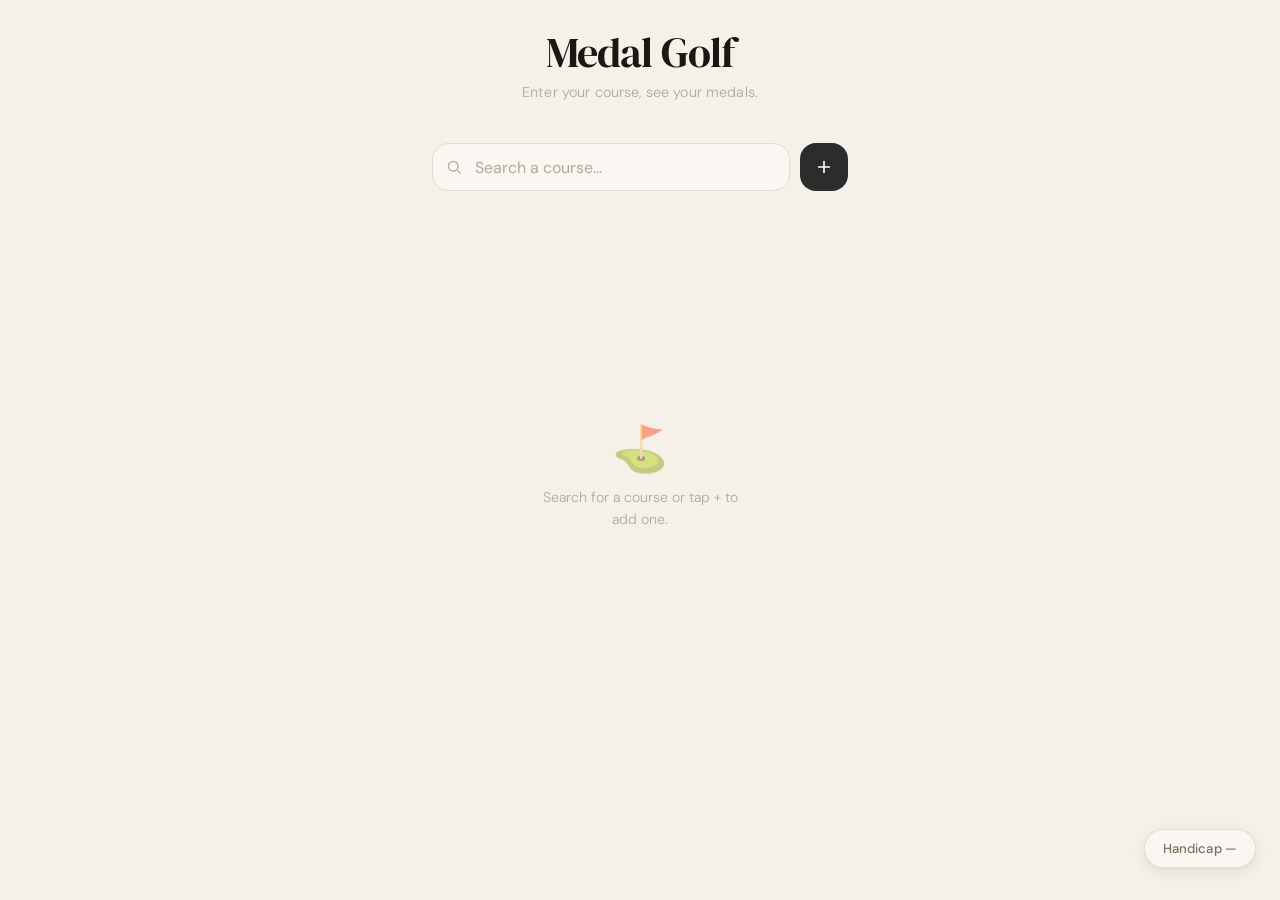
<file: medal.html>
<!DOCTYPE html>
<html lang="en">
<head>
  <meta charset="UTF-8" />
  <meta name="viewport" content="width=device-width, initial-scale=1.0, maximum-scale=1.0, user-scalable=no, viewport-fit=cover" />
  <title>Medal Golf</title>
  <link rel="manifest" href="manifest.json" />
  <meta name="mobile-web-app-capable" content="yes" />
  <meta name="apple-mobile-web-app-status-bar-style" content="black-translucent" />
  <meta name="apple-mobile-web-app-title" content="Medal Golf" />
  <link rel="apple-touch-icon" href="icons/icon-180.png" />
  <meta name="theme-color" content="#f5f0e8" />
  <link rel="preconnect" href="https://fonts.googleapis.com" />
  <link rel="preconnect" href="https://fonts.gstatic.com" crossorigin />
  <link href="https://fonts.googleapis.com/css2?family=DM+Sans:wght@300;400;500;600&family=DM+Serif+Display&display=swap" rel="stylesheet" />
  <link rel="stylesheet" href="css/base.css" />
  <link rel="stylesheet" href="css/search.css" />
  <link rel="stylesheet" href="css/results.css" />
  <link rel="stylesheet" href="css/modal.css" />
</head>
<body>

  <!-- Main view -->
  <div class="app">

    <header class="app-header">
      <a href="launcher.html" class="header-link">
        <h1 class="app-title">Medal Golf</h1>
        <p class="app-sub">Enter your course, see your medals.</p>
      </a>
    </header>

    <section class="search-section">
      <div class="search-row">
        <div class="search-wrap">
          <svg class="search-icon" xmlns="http://www.w3.org/2000/svg" viewBox="0 0 20 20" fill="none" stroke="currentColor" stroke-width="1.6" stroke-linecap="round" stroke-linejoin="round">
            <circle cx="9" cy="9" r="6"/><line x1="14.5" y1="14.5" x2="18" y2="18"/>
          </svg>
          <input type="text" id="searchInput" class="search-input" placeholder="Search a course…" autocomplete="off" />
          <div id="searchDropdown" class="search-dropdown hidden"></div>
        </div>
        <button class="add-btn" id="openAddCourse" title="Add course">
          <svg xmlns="http://www.w3.org/2000/svg" viewBox="0 0 20 20" fill="none" stroke="currentColor" stroke-width="1.8" stroke-linecap="round">
            <line x1="10" y1="4" x2="10" y2="16"/><line x1="4" y1="10" x2="16" y2="10"/>
          </svg>
        </button>
      </div>
    </section>

    <!-- Results -->
    <section class="results-section hidden" id="resultsSection">
      <div class="course-info">
        <span class="course-name-label" id="displayCourseName"></span>
        <span class="course-meta" id="displayCourseMeta"></span>
      </div>

      <div class="estimated-warning hidden" id="estimatedWarning"></div>

      <div class="handicap-display">
        <span class="handicap-label">Course Handicap</span>
        <span class="handicap-value" id="displayCourseHandicap">—</span>
      </div>

      <div class="medals">
        <div class="medal-row" id="goldRow">
          <span class="medal-emoji">🥇</span>
          <div class="medal-info">
            <span class="medal-tier">Gold</span>
            <span class="medal-range" id="goldRange">—</span>
          </div>
        </div>
        <div class="medal-row" id="silverRow">
          <span class="medal-emoji">🥈</span>
          <div class="medal-info">
            <span class="medal-tier">Silver</span>
            <span class="medal-range" id="silverRange">—</span>
          </div>
        </div>
        <div class="medal-row" id="bronzeRow">
          <span class="medal-emoji">🥉</span>
          <div class="medal-info">
            <span class="medal-tier">Bronze</span>
            <span class="medal-range" id="bronzeRange">—</span>
          </div>
        </div>
      </div>

      <div class="stableford-wrap">
        <button class="stableford-btn" id="stablefordBtn">Hold for pts</button>
      </div>
    </section>

    <!-- Empty state -->
    <section class="empty-state" id="emptyState">
      <span class="empty-icon">⛳</span>
      <p class="empty-text">Search for a course or tap + to add one.</p>
    </section>

  </div>

  <!-- Add Course Modal -->
  <div class="modal-backdrop hidden" id="modalBackdrop">
    <div class="modal" id="addCourseModal">
      <div class="modal-header">
        <h2 class="modal-title">Add Course</h2>
        <button class="modal-close" id="closeModal">
          <svg xmlns="http://www.w3.org/2000/svg" viewBox="0 0 20 20" fill="none" stroke="currentColor" stroke-width="1.8" stroke-linecap="round">
            <line x1="5" y1="5" x2="15" y2="15"/><line x1="15" y1="5" x2="5" y2="15"/>
          </svg>
        </button>
      </div>

      <div class="modal-body">
        <div class="field-group">
          <label class="field-label" for="fieldName">Course Name</label>
          <input class="field-input" type="text" id="fieldName" placeholder="e.g. St Andrews Links" />
        </div>

        <div class="field-group hidden" id="teeFieldGroup">
          <label class="field-label" for="fieldTee">Tee</label>
          <select class="field-input field-select" id="fieldTee"></select>
        </div>

        <div class="field-row">
          <div class="field-group">
            <label class="field-label" for="fieldHoles">Holes</label>
            <select class="field-input field-select" id="fieldHoles">
              <option value="18">18 holes</option>
              <option value="front9">Front 9</option>
              <option value="back9">Back 9</option>
              <option value="9" hidden>9 holes</option>
            </select>
          </div>
          <div class="field-group">
            <label class="field-label" for="fieldPar">Par</label>
            <input class="field-input" type="number" id="fieldPar" placeholder="72" min="27" max="74" />
          </div>
        </div>

        <div class="field-row">
          <div class="field-group">
            <label class="field-label" for="fieldCR">Course Rating</label>
            <input class="field-input" type="number" id="fieldCR" placeholder="71.2" step="0.1" min="55" max="80" />
          </div>
          <div class="field-group">
            <label class="field-label" for="fieldSR">Slope Rating</label>
            <input class="field-input" type="number" id="fieldSR" placeholder="130" min="55" max="155" />
          </div>
        </div>

        <div class="field-divider"></div>

        <div class="field-group">
          <label class="field-label" for="fieldHI">My Handicap Index</label>
          <input class="field-input" type="number" id="fieldHI" placeholder="14.2" step="0.1" min="0" max="54" />
          <span class="field-hint">This is saved and used for all courses.</span>
      </div>

      <p class="estimated-note hidden" id="estimatedNote">These stats are estimated — update if you have the real values.</p>
        </div>

        <p class="estimated-note hidden" id="estimatedNote">These stats are estimated — update if you have the real values.</p>
        <p class="modal-error hidden" id="modalError">Please fill in all fields.</p>

        <div class="modal-actions" id="modalActions">
          <button class="submit-btn" id="submitCourse">Save &amp; Calculate</button>
        </div>
      </div>
    </div>
  </div>

  <!-- Edit Handicap floating button -->
  <button class="hi-edit-btn hidden" id="hiEditBtn" title="Edit handicap index">
    <span class="hi-label">Handicap</span>
    <span class="hi-value" id="hiEditValue"></span>
  </button>

  <script>
    if ('serviceWorker' in navigator) {
      window.addEventListener('load', () => {
        navigator.serviceWorker.register('./sw.js');
      });
    }
  </script>
  <script src="js/api.js"></script>
  <script src="js/storage.js"></script>
  <script src="js/calculator.js"></script>
  <script src="js/ui.js"></script>
  <script src="js/sheet.js"></script>
  <script src="js/stableford.js"></script>
  <script src="js/app.js"></script>
</body>
</html>
<link rel="stylesheet" href="css/responsive.css" />
  <link rel="stylesheet" href="css/components.css" />
</file>
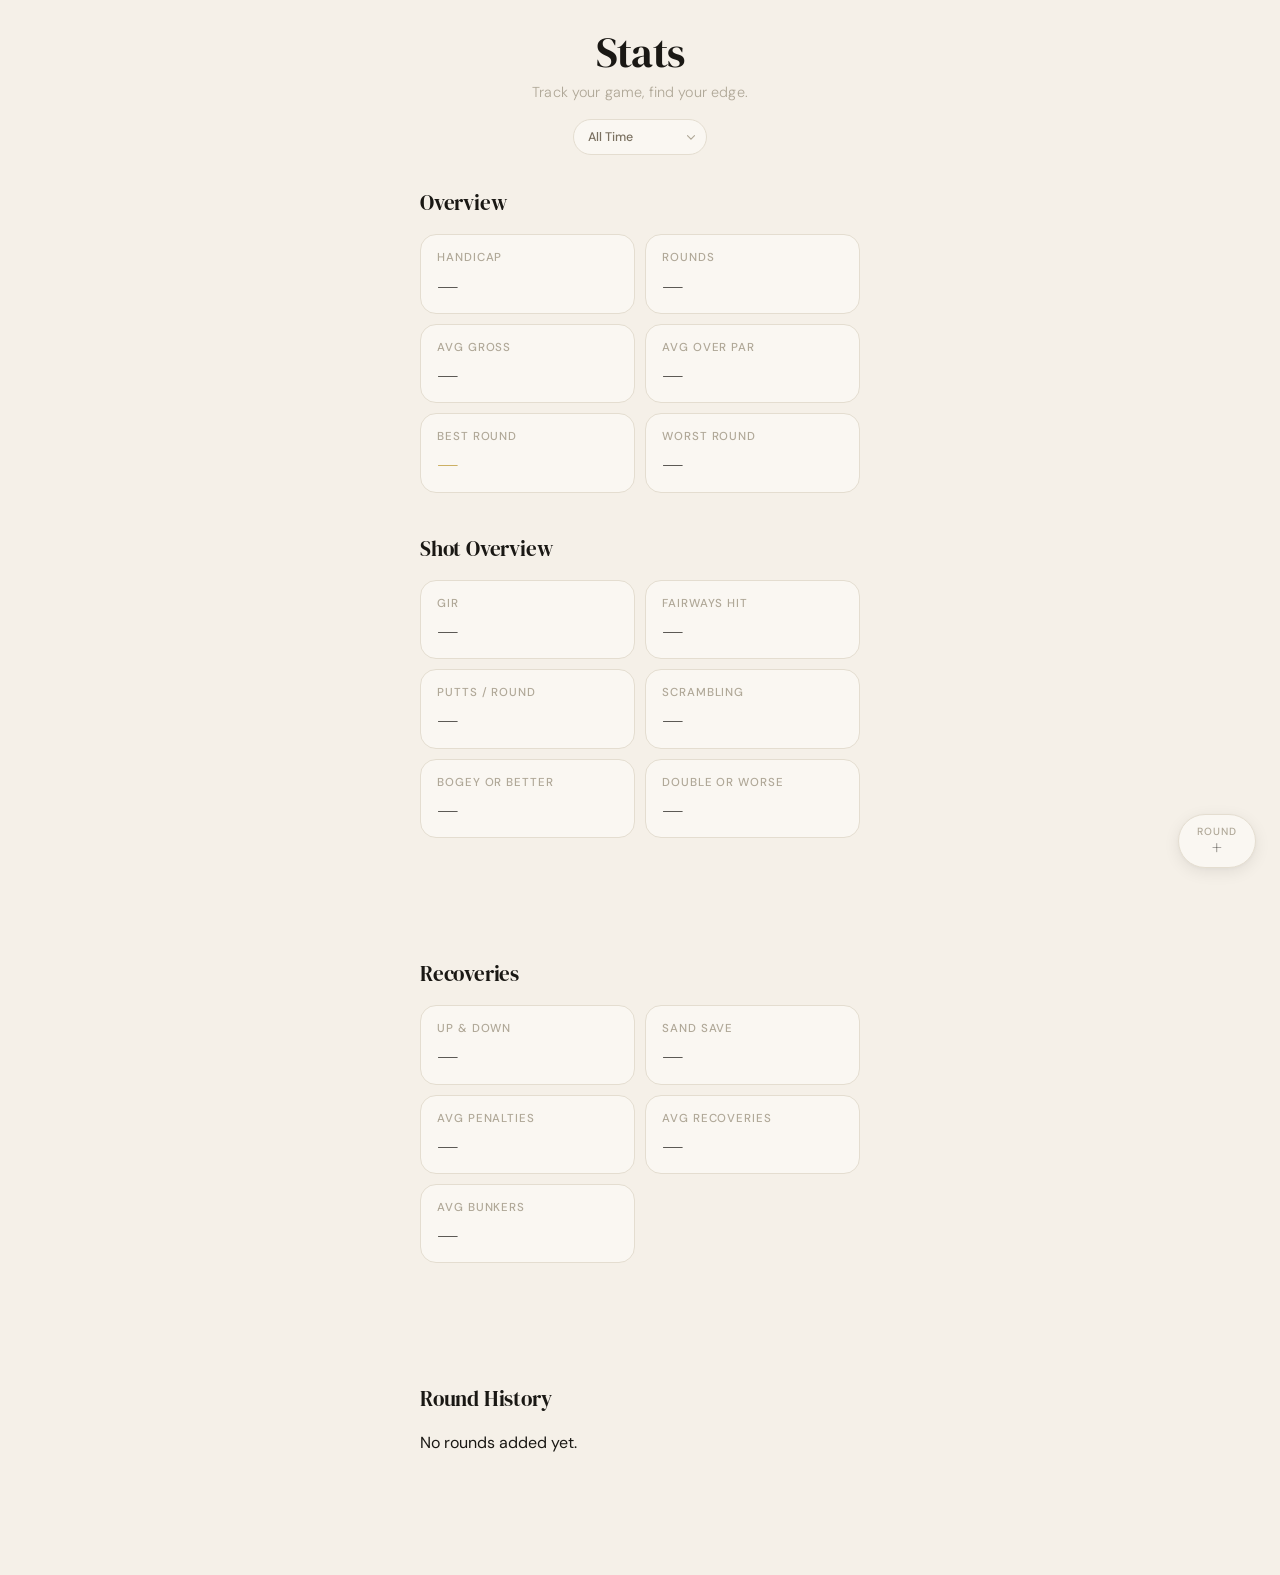
<file: stats.html>
<!DOCTYPE html>
<html lang="en">
<head>
  <meta charset="UTF-8" />
  <meta name="viewport" content="width=device-width, initial-scale=1.0, maximum-scale=1.0, user-scalable=no, viewport-fit=cover" />
  <title>Stats — Medal Golf</title>
  <link rel="preconnect" href="https://fonts.googleapis.com" />
  <link rel="preconnect" href="https://fonts.gstatic.com" crossorigin />
  <link href="https://fonts.googleapis.com/css2?family=DM+Sans:wght@300;400;500;600&family=DM+Serif+Display&display=swap" rel="stylesheet" />
  <link rel="stylesheet" href="css/base.css" />
  <link rel="stylesheet" href="css/stats.css" />
  <link rel="stylesheet" href="css/modal.css" />
  <link rel="stylesheet" href="css/stats-input.css" />
</head>
<body>

  <div class="stats-app">

    <!-- Header -->
    <header class="stats-header">
      <a href="launcher.html" class="header-link">
        <h1 class="stats-title">Stats</h1>
        <p class="stats-sub">Track your game, find your edge.</p>
      </a>
      <div class="stats-filter-wrap">
        <select class="stats-filter" id="statsFilter">
          <option value="all">All Time</option>
          <option value="year">This Year</option>
          <option value="last20">Last 20 Rounds</option>
          <option value="last10">Last 10 Rounds</option>
          <option value="last5">Last 5 Rounds</option>
        </select>
      </div>
    </header>

    <!-- Overview -->
    <section class="stats-section">
      <h2 class="stats-section-title">Overview</h2>

      <div class="stat-grid">
        <div class="stat-card stat-card--large">
          <span class="stat-label">Handicap</span>
          <span class="stat-value" id="statHandicap">—</span>
        </div>
        <div class="stat-card stat-card--large">
          <span class="stat-label">Rounds</span>
          <span class="stat-value" id="statRounds">—</span>
        </div>
        <div class="stat-card">
          <span class="stat-label">Avg Gross</span>
          <span class="stat-value" id="statAvgGross">—</span>
        </div>

        <div class="stat-card">
          <span class="stat-label">Avg Over Par</span>
          <span class="stat-value" id="statAvgOver">—</span>
        </div>
        <div class="stat-card">
          <span class="stat-label">Best Round</span>
          <span class="stat-value stat-value--gold" id="statBest">—</span>
        </div>
        <div class="stat-card">
          <span class="stat-label">Worst Round</span>
          <span class="stat-value" id="statWorst">—</span>
        </div>
      </div>
    </section>

    <!-- Shot Overview -->
    <section class="stats-section">
      <h2 class="stats-section-title">Shot Overview</h2>

      <div class="stat-grid">
        <div class="stat-card">
          <span class="stat-label">GIR</span>
          <span class="stat-value" id="statGIR">—</span>
        </div>
        <div class="stat-card">
          <span class="stat-label">Fairways Hit</span>
          <span class="stat-value" id="statFairways">—</span>
        </div>
        <div class="stat-card">
          <span class="stat-label">Putts / Round</span>
          <span class="stat-value" id="statPutts">—</span>
        </div>
        <div class="stat-card">
          <span class="stat-label">Scrambling</span>
          <span class="stat-value" id="statScrambling">—</span>
        </div>
        <div class="stat-card">
          <span class="stat-label" id="statGoodHolesLabel">Bogey or Better</span>
          <span class="stat-value" id="statGoodHoles">—</span>
        </div>
        <div class="stat-card">
          <span class="stat-label" id="statBadHolesLabel">Double or Worse</span>
          <span class="stat-value" id="statBadHoles">—</span>
        </div>
      </div>

      <div class="chart-wrap" id="shotChart"></div>

    </section>

    <!-- Recoveries -->
    <section class="stats-section">
      <h2 class="stats-section-title">Recoveries</h2>

      <div class="stat-grid">
        <div class="stat-card">
          <span class="stat-label">Up &amp; Down</span>
          <span class="stat-value" id="statUpDown">—</span>
        </div>
        <div class="stat-card">
          <span class="stat-label">Sand Save</span>
          <span class="stat-value" id="statSandSave">—</span>
        </div>
        <div class="stat-card">
          <span class="stat-label">Avg Penalties</span>
          <span class="stat-value" id="statPenalties">—</span>
        </div>
        <div class="stat-card">
          <span class="stat-label">Avg Recoveries</span>
          <span class="stat-value" id="statRecoveries">—</span>
        </div>
        <div class="stat-card">
          <span class="stat-label">Avg Bunkers</span>
          <span class="stat-value" id="statBunkers">—</span>
        </div>
      </div>

      <div class="chart-wrap" id="recoveryChart"></div>

    </section>

    <!-- Round History -->
    <section class="stats-section">
      <h2 class="stats-section-title">Round History</h2>
      <div id="roundHistoryList"></div>
    </section>

  </div>

  <!-- Add Round floating button -->
  <button class="add-round-btn" id="addRoundBtn" title="Add round">
    <span class="add-round-label">Round</span>
    <span class="add-round-icon">+</span>
  </button>

  <!-- Add Round Modal -->
  <div class="stats-modal-backdrop hidden" id="statsModalBackdrop">
    <div class="stats-modal" id="statsModal">

      <div class="stats-modal-header">
        <h2 class="stats-modal-title" id="statsModalTitle">Add Round</h2>
        <button class="stats-modal-close" id="statsModalClose">
          <svg xmlns="http://www.w3.org/2000/svg" viewBox="0 0 20 20" fill="none" stroke="currentColor" stroke-width="1.8" stroke-linecap="round">
            <line x1="5" y1="5" x2="15" y2="15"/><line x1="15" y1="5" x2="5" y2="15"/>
          </svg>
        </button>
      </div>

      <div class="step-indicator">
        <div class="step-dot active"></div>
        <div class="step-dot"></div>
      </div>

      <!-- Step 1 — Course & Score -->
      <div id="statsStep1">
        <div class="field-group">
          <label class="field-label">Course</label>
          <div class="stats-search-wrap">
            <svg class="stats-search-icon" xmlns="http://www.w3.org/2000/svg" viewBox="0 0 20 20" fill="none" stroke="currentColor" stroke-width="1.6" stroke-linecap="round" stroke-linejoin="round">
              <circle cx="9" cy="9" r="6"/><line x1="14.5" y1="14.5" x2="18" y2="18"/>
            </svg>
            <input type="text" class="stats-search-input" id="roundCourseInput" placeholder="Search course…" autocomplete="off" />
            <div class="stats-search-dropdown hidden" id="roundCourseDropdown"></div>
          </div>
        </div>

        <div class="field-group hidden" id="manualCourseFields">
          <div class="field-row">
            <div class="field-group">
              <label class="field-label">Par</label>
              <input class="field-input" type="number" id="manualPar" placeholder="72" min="27" max="74" />
            </div>
            <div class="field-group">
              <label class="field-label">Course Rating</label>
              <input class="field-input" type="number" id="manualCR" placeholder="71.2" step="0.1" />
            </div>
          </div>
          <div class="field-group">
            <label class="field-label">Slope Rating</label>
            <input class="field-input" type="number" id="manualSR" placeholder="130" />
          </div>
        </div>

        <div class="field-group hidden" id="roundTeeGroup">
          <label class="field-label">Tee</label>
          <select class="field-input field-select" id="roundTeeSelect"></select>
        </div>

        <div class="field-group">
          <label class="field-label">Date</label>
          <input class="field-input" type="date" id="roundDate" />
        </div>

        <div class="field-row">
          <div class="field-group">
            <label class="field-label">Holes</label>
            <select class="field-input field-select" id="roundHoles">
              <option value="18">18 holes</option>
              <option value="front9">Front 9</option>
              <option value="back9">Back 9</option>
            </select>
          </div>
          <div class="field-group">
            <label class="field-label">Gross Score</label>
            <input class="field-input" type="number" id="roundGross" placeholder="89" min="50" max="200" />
          </div>
        </div>

        <p class="stats-modal-error" id="statsModalError"></p>

        <div class="stats-modal-actions">
          <button class="submit-btn" id="statsStep1Next">Next →</button>
        </div>
      </div>

      <!-- Step 2 — Shot Stats -->
      <div id="statsStep2" class="hidden">

        <div class="field-group">
          <label class="field-label">Score Breakdown</label>
          <div class="score-breakdown-row">
            <div class="score-breakdown-item">
              <span class="score-breakdown-label">Eagle+</span>
              <input class="field-input score-breakdown-input" type="number" id="roundEagle" placeholder="0" min="0" max="18" />
            </div>
            <div class="score-breakdown-item">
              <span class="score-breakdown-label">Birdie</span>
              <input class="field-input score-breakdown-input" type="number" id="roundBirdie" placeholder="0" min="0" max="18" />
            </div>
            <div class="score-breakdown-item">
              <span class="score-breakdown-label">Par</span>
              <input class="field-input score-breakdown-input" type="number" id="roundPar" placeholder="0" min="0" max="18" />
            </div>
            <div class="score-breakdown-item">
              <span class="score-breakdown-label">Bogey</span>
              <input class="field-input score-breakdown-input" type="number" id="roundBogey" placeholder="0" min="0" max="18" />
            </div>
            <div class="score-breakdown-item">
              <span class="score-breakdown-label">Double</span>
              <input class="field-input score-breakdown-input" type="number" id="roundDouble" placeholder="0" min="0" max="18" />
            </div>
            <div class="score-breakdown-item">
              <span class="score-breakdown-label">Triple+</span>
              <input class="field-input score-breakdown-input" type="number" id="roundTriple" placeholder="0" min="0" max="18" />
            </div>
          </div>
          <span class="score-breakdown-total" id="scoreBreakdownTotal">0 / 18</span>
        </div>

        <div class="field-row">
          <div class="field-group">
            <label class="field-label">GIR (out of 18)</label>
            <input class="field-input" type="number" id="roundGIR" placeholder="10" min="0" max="18" />
          </div>
          <div class="field-group">
            <label class="field-label">Putts</label>
            <input class="field-input" type="number" id="roundPutts" placeholder="32" min="0" max="72" />
          </div>
        </div>

        <div class="field-group">
          <label class="field-label">Fairways Hit / Available</label>
          <div class="input-pair">
            <input class="field-input" type="number" id="roundFairwaysHit" placeholder="8" min="0" max="18" />
            <span class="input-pair-sep">/</span>
            <input class="field-input" type="number" id="roundFairwaysTotal" placeholder="14" min="0" max="18" />
          </div>
        </div>

        <div class="field-group">
          <label class="field-label">Scrambling (saved / attempts)</label>
          <div class="input-pair">
            <input class="field-input" type="number" id="roundScramblingHit" placeholder="3" min="0" max="18" />
            <span class="input-pair-sep">/</span>
            <input class="field-input" type="number" id="roundScramblingTotal" placeholder="8" min="0" max="18" />
          </div>
        </div>

        <div class="field-group">
          <label class="field-label">Sand Saves (saved / attempts)</label>
          <div class="input-pair">
            <input class="field-input" type="number" id="roundSandsaveHit" placeholder="1" min="0" max="18" />
            <span class="input-pair-sep">/</span>
            <input class="field-input" type="number" id="roundSandsaveTotal" placeholder="2" min="0" max="18" />
          </div>
        </div>

        <div class="field-row">
          <div class="field-group">
            <label class="field-label">Penalties</label>
            <input class="field-input" type="number" id="roundPenalties" placeholder="2" min="0" max="20" />
          </div>
          <div class="field-group">
            <label class="field-label">Bunkers</label>
            <input class="field-input" type="number" id="roundBunkers" placeholder="1" min="0" max="18" />
          </div>
        </div>

        <div class="field-group">
          <label class="field-label">Recoveries</label>
          <input class="field-input" type="number" id="roundRecoveries" placeholder="2" min="0" max="18" />
        </div>

        <div class="stats-modal-actions">
          <button class="skip-btn" id="statsStep2Skip">Skip</button>
          <button class="submit-btn" id="statsStep2Save">Save Round</button>
        </div>
      </div>

    </div>
  </div>

  <script src="js/api.js"></script>
  <script src="js/storage.js"></script>
  <script src="js/stats-data.js"></script>
  <script src="js/stats-calc.js"></script>
  <script src="js/stats-charts.js"></script>
  <script src="js/stats-ui.js"></script>
  <script src="js/stats-app.js"></script>
  <script src="js/stats-search.js"></script>
  <script src="js/stats-input.js"></script>
  <script src="js/stats-history.js"></script>
  <script>
    StatsInput.init();
    StatsHistory.render();
  </script>

</body>
</html>
</file>
<file: css/base.css>
/* ── Variables ── */
:root {
  --bg:           #f5f0e8;
  --surface:      #faf7f2;
  --border:       #e4ddd0;
  --border-light: #ede8de;
  --text-primary: #1a1814;
  --text-secondary: #7a7060;
  --text-tertiary: #b0a898;
  --accent:       #2c2c2c;
  --gold:         #b8922a;
  --silver:       #8a8a8a;
  --bronze:       #a0622a;
  --radius-sm:    10px;
  --radius-md:    16px;
  --radius-lg:    24px;
  --shadow-sm:    0 1px 3px rgba(0,0,0,0.06), 0 1px 2px rgba(0,0,0,0.04);
  --shadow-md:    0 4px 16px rgba(0,0,0,0.08), 0 1px 4px rgba(0,0,0,0.04);
  --font-display: 'DM Serif Display', Georgia, serif;
  --font-body:    'DM Sans', -apple-system, sans-serif;
  --transition:   0.18s ease;
}

/* ── Reset ── */
*, *::before, *::after {
  box-sizing: border-box;
  margin: 0;
  padding: 0;
}

html {
  font-size: 16px;
  -webkit-font-smoothing: antialiased;
  -moz-osx-font-smoothing: grayscale;
}

body {
  background-color: var(--bg);
  color: var(--text-primary);
  font-family: var(--font-body);
  font-weight: 400;
  min-height: 100vh;
  min-height: 100dvh;
  line-height: 1.5;
}

input, select, button, textarea {
  font-family: var(--font-body);
}

/* ── App shell ── */
.app {
  max-width: 480px;
  margin: 0 auto;
  padding: 0 max(20px, env(safe-area-inset-left)) max(80px, calc(env(safe-area-inset-bottom) + 60px));
  padding-left: max(20px, env(safe-area-inset-left));
  padding-right: max(20px, env(safe-area-inset-right));
}

/* ── App header ── */
.app-header {
  padding: 32px 0 40px;
  text-align: center;
}

.app-title {
  font-family: var(--font-display);
  font-size: 2.6rem;
  font-weight: 400;
  color: var(--text-primary);
  letter-spacing: -0.02em;
  line-height: 1;
  margin-bottom: 8px;
}

.app-sub {
  font-size: 0.9rem;
  color: var(--text-tertiary);
  font-weight: 300;
  letter-spacing: 0.01em;
}

/* ── Header link ── */
.header-link {
  text-decoration: none;
  color: inherit;
  display: block;
  -webkit-tap-highlight-color: transparent;
}

.header-link:hover .app-title,
.header-link:hover .stats-title {
  opacity: 0.7;
  transition: opacity var(--transition);
}

/* ── Utility ── */
.hidden {
  display: none !important;
}
</file>
<file: css/search.css>
/* ── Search section ── */
.search-section {
  margin-bottom: 40px;
}

.search-row {
  display: flex;
  gap: 10px;
  align-items: center;
}

.search-wrap {
  position: relative;
  flex: 1;
}

.search-icon {
  position: absolute;
  left: 14px;
  top: 50%;
  transform: translateY(-50%);
  width: 16px;
  height: 16px;
  color: var(--text-tertiary);
  pointer-events: none;
}

.search-input {
  width: 100%;
  height: 48px;
  background: var(--surface);
  border: 1.5px solid var(--border);
  border-radius: var(--radius-md);
  padding: 0 16px 0 42px;
  font-size: 16px;
  color: var(--text-primary);
  font-weight: 400;
  outline: none;
  transition: border-color var(--transition), box-shadow var(--transition);
}

.search-input::placeholder {
  color: var(--text-tertiary);
}

.search-input:focus {
  border-color: var(--accent);
  box-shadow: 0 0 0 3px rgba(44, 44, 44, 0.06);
}

/* ── Add button ── */
.add-btn {
  width: 48px;
  height: 48px;
  background: var(--accent);
  border: none;
  border-radius: var(--radius-md);
  cursor: pointer;
  display: flex;
  align-items: center;
  justify-content: center;
  flex-shrink: 0;
  transition: background var(--transition), transform var(--transition);
  color: #fff;
}

.add-btn svg {
  width: 18px;
  height: 18px;
}

.add-btn:hover {
  background: #3e3e3e;
  transform: scale(1.04);
}

.add-btn:active {
  transform: scale(0.97);
}

/* ── Search dropdown ── */
.search-dropdown {
  position: absolute;
  top: calc(100% + 6px);
  left: 0;
  right: 0;
  background: var(--surface);
  border: 1.5px solid var(--border);
  border-radius: var(--radius-md);
  overflow: hidden;
  box-shadow: var(--shadow-md);
  z-index: 100;
}

.search-dropdown-item {
  padding: 13px 18px;
  font-size: 0.9rem;
  color: var(--text-primary);
  cursor: pointer;
  display: flex;
  flex-direction: column;
  gap: 2px;
  transition: background var(--transition);
  border-bottom: 1px solid var(--border-light);
}

.search-dropdown-item:last-child {
  border-bottom: none;
}

.search-dropdown-item:hover {
  background: var(--bg);
}

.search-dropdown-item .item-name {
  font-weight: 500;
}

.search-dropdown-item .item-meta {
  font-size: 0.78rem;
  color: var(--text-tertiary);
}

.search-dropdown-empty {
  padding: 16px 18px;
  font-size: 0.88rem;
  color: var(--text-tertiary);
  text-align: center;
}

/* ── Floating HI edit button ── */
.hi-edit-btn {
  position: fixed;
  bottom: max(32px, calc(env(safe-area-inset-bottom) + 20px));
  right: max(24px, calc(env(safe-area-inset-right) + 8px));
  background: var(--surface);
  border: 1.5px solid var(--border);
  border-radius: 100px;
  padding: 10px 18px;
  font-size: 0.82rem;
  font-family: var(--font-body);
  font-weight: 500;
  color: var(--text-secondary);
  cursor: pointer;
  box-shadow: var(--shadow-md);
  transition: all var(--transition);
  letter-spacing: 0.01em;
}

.hi-edit-btn:hover {
  background: var(--bg);
  border-color: var(--accent);
  color: var(--text-primary);
}
</file>
<file: css/results.css>
/* ── Results section ── */
.results-section {
  animation: fadeUp 0.3s ease both;
  display: flex;
  flex-direction: column;
  align-items: center;
  justify-content: center;
  min-height: 55vh;
}

@keyframes fadeUp {
  from { opacity: 0; transform: translateY(12px); }
  to   { opacity: 1; transform: translateY(0); }
}

/* ── Course info ── */
.course-info {
  text-align: center;
  margin-bottom: 20px;
  display: flex;
  flex-direction: column;
  gap: 4px;
  width: 100%;
}

.course-name-label {
  font-family: var(--font-display);
  font-size: 1.55rem;
  font-weight: 400;
  color: var(--text-primary);
  letter-spacing: -0.01em;
  line-height: 1.2;
}

.course-meta {
  font-size: 0.82rem;
  color: var(--text-tertiary);
  font-weight: 300;
  letter-spacing: 0.02em;
}

/* ── Course handicap display ── */
.handicap-display {
  display: flex;
  flex-direction: column;
  align-items: center;
  margin-bottom: 32px;
  gap: 6px;
  width: 100%;
}

.handicap-label {
  font-size: 0.78rem;
  text-transform: uppercase;
  letter-spacing: 0.12em;
  color: var(--text-tertiary);
  font-weight: 500;
}

.handicap-value {
  font-family: var(--font-display);
  font-size: 4rem;
  color: var(--text-primary);
  line-height: 1;
  letter-spacing: -0.03em;
}

/* ── Medals ── */
.medals {
  display: flex;
  flex-direction: column;
  gap: 0;
  width: 100%;
  max-width: 300px;
  margin: 0 auto;
  padding-left: 36px;
}

.medal-row {
  display: flex;
  align-items: center;
  justify-content: center;
  gap: 20px;
  padding: 22px 0;
  border-bottom: 1px solid var(--border-light);
}

.medal-row:first-child {
  border-top: 1px solid var(--border-light);
}

.medal-emoji {
  font-size: 2rem;
  line-height: 1;
  flex-shrink: 0;
  width: 32px;
  text-align: center;
}

.medal-info {
  display: flex;
  flex-direction: column;
  gap: 3px;
  width: 120px;
}

.medal-tier {
  font-size: 0.78rem;
  text-transform: uppercase;
  letter-spacing: 0.1em;
  font-weight: 500;
  color: var(--text-tertiary);
}

#goldRow .medal-tier   { color: var(--gold); }
#silverRow .medal-tier { color: var(--silver); }
#bronzeRow .medal-tier { color: var(--bronze); }

.medal-range {
  font-family: var(--font-display);
  font-size: 1.5rem;
  color: var(--text-primary);
  letter-spacing: -0.02em;
  line-height: 1;
}

/* ── Estimated warning ── */
.estimated-warning {
  display: none;
}

/* ── Stableford peek button ── */
.stableford-wrap {
  display: flex;
  justify-content: center;
  margin-top: 24px;
  width: 100%;
}

.stableford-btn {
  background: none;
  border: 1.5px solid var(--border);
  border-radius: 100px;
  padding: 8px 20px;
  font-size: 0.75rem;
  font-family: var(--font-body);
  font-weight: 500;
  color: var(--text-tertiary);
  cursor: pointer;
  letter-spacing: 0.06em;
  text-transform: uppercase;
  transition: all var(--transition);
  user-select: none;
  -webkit-user-select: none;
}

.stableford-btn.active {
  background: var(--accent);
  border-color: var(--accent);
  color: #fff;
}

.stableford-btn:hover {
  border-color: var(--text-tertiary);
  color: var(--text-secondary);
}

/* ── Empty state ── */
.empty-state {
  display: flex;
  flex-direction: column;
  align-items: center;
  justify-content: center;
  min-height: 55vh;
  gap: 14px;
  color: var(--text-tertiary);
  text-align: center;
}

.empty-icon {
  font-size: 2.8rem;
  line-height: 1;
  opacity: 0.5;
}

.empty-text {
  font-size: 0.88rem;
  font-weight: 300;
  line-height: 1.6;
  max-width: 200px;
}
</file>
<file: css/modal.css>
/* ── Modal backdrop ── */
.modal-backdrop {
  position: fixed;
  inset: -100px 0 0 0;
  padding-top: 100px;
  background: rgba(20, 18, 14, 0.4);
  backdrop-filter: blur(4px);
  -webkit-backdrop-filter: blur(4px);
  z-index: 200;
  display: flex;
  align-items: flex-end;
  justify-content: center;
  animation: backdropIn 0.2s ease both;
}

@keyframes backdropIn {
  from { opacity: 0; }
  to   { opacity: 1; }
}

/* ── Modal panel ── */
.modal {
  background: var(--surface);
  width: 100%;
  max-width: 480px;
  border-radius: var(--radius-lg) var(--radius-lg) 0 0;
  padding: 12px 24px max(40px, calc(env(safe-area-inset-bottom) + 24px));
  animation: sheetUp 0.28s cubic-bezier(0.32, 0.72, 0, 1) both;
  max-height: 92dvh;
  overflow-y: auto;
}

.modal::before {
  content: '';
  display: block;
  width: 36px;
  height: 4px;
  background: var(--border);
  border-radius: 100px;
  margin: 0 auto 20px;
}

@keyframes sheetUp {
  from { transform: translateY(100%); }
  to   { transform: translateY(0); }
}

/* ── Modal header ── */
.modal-header {
  display: flex;
  align-items: center;
  justify-content: space-between;
  margin-bottom: 28px;
}

.modal-title {
  font-family: var(--font-display);
  font-size: 1.4rem;
  font-weight: 400;
  color: var(--text-primary);
  letter-spacing: -0.01em;
}

.modal-close {
  width: 32px;
  height: 32px;
  background: var(--bg);
  border: 1px solid var(--border);
  border-radius: 50%;
  cursor: pointer;
  display: flex;
  align-items: center;
  justify-content: center;
  color: var(--text-secondary);
  transition: all var(--transition);
}

.modal-close svg {
  width: 13px;
  height: 13px;
}

.modal-close:hover {
  background: var(--border);
}

/* ── Fields ── */
.modal-body {
  display: flex;
  flex-direction: column;
  gap: 16px;
}

.field-group {
  display: flex;
  flex-direction: column;
  gap: 6px;
  flex: 1;
}

.field-row {
  display: flex;
  gap: 12px;
}

.field-label {
  font-size: 0.78rem;
  font-weight: 500;
  color: var(--text-secondary);
  text-transform: uppercase;
  letter-spacing: 0.08em;
}

.field-input {
  height: 48px;
  background: var(--bg);
  border: 1.5px solid var(--border);
  border-radius: var(--radius-sm);
  padding: 0 14px;
  font-size: 16px;
  color: var(--text-primary);
  outline: none;
  width: 100%;
  transition: border-color var(--transition), box-shadow var(--transition);
  -webkit-appearance: none;
  appearance: none;
}

.field-input::placeholder {
  color: var(--text-tertiary);
}

.field-input:focus {
  border-color: var(--accent);
  box-shadow: 0 0 0 3px rgba(44, 44, 44, 0.06);
  background: var(--surface);
}

.field-select {
  cursor: pointer;
  background-image: url("data:image/svg+xml,%3Csvg xmlns='http://www.w3.org/2000/svg' viewBox='0 0 20 20' fill='none' stroke='%23b0a898' stroke-width='1.6' stroke-linecap='round'%3E%3Cpolyline points='5 8 10 13 15 8'/%3E%3C/svg%3E");
  background-repeat: no-repeat;
  background-position: right 12px center;
  background-size: 16px;
  padding-right: 36px;
}

.field-hint {
  font-size: 0.76rem;
  color: var(--text-tertiary);
  font-weight: 300;
}

.field-divider {
  height: 1px;
  background: var(--border-light);
  margin: 4px 0;
}

/* ── Error ── */
.modal-error {
  font-size: 0.83rem;
  color: #c0392b;
  text-align: center;
  font-weight: 400;
}

/* ── Submit button ── */
.submit-btn {
  height: 52px;
  background: var(--accent);
  color: #fff;
  border: none;
  border-radius: var(--radius-md);
  font-size: 0.95rem;
  font-family: var(--font-body);
  font-weight: 500;
  cursor: pointer;
  width: 100%;
  margin-top: 12px;
  letter-spacing: 0.01em;
  transition: background var(--transition), transform var(--transition);
}

.submit-btn:hover {
  background: #3e3e3e;
}

.submit-btn:active {
  transform: scale(0.98);
}

/* ── Modal actions row ── */
.modal-actions {
  display: flex;
  gap: 10px;
  margin-top: 4px;
}

.modal-actions .submit-btn {
  margin-top: 0;
  flex: 1;
}

.delete-btn {
  height: 52px;
  background: transparent;
  color: #c0392b;
  border: 1.5px solid rgba(192, 57, 43, 0.3);
  border-radius: var(--radius-md);
  font-size: 0.95rem;
  font-family: var(--font-body);
  font-weight: 500;
  cursor: pointer;
  padding: 0 20px;
  transition: all var(--transition);
  white-space: nowrap;
}

.delete-btn:hover {
  background: rgba(192, 57, 43, 0.06);
  border-color: #c0392b;
}

.delete-btn:active {
  transform: scale(0.98);
}
</file>
<file: css/responsive.css>
/* ── Responsive & accessibility ── */

/* Safe area header push for all mobiles */
@media (max-width: 768px) {
  .app-header {
    padding-top: max(48px, calc(env(safe-area-inset-top) + 24px));
  }
}

/* Small devices (iPhone SE: 375px and below) */
@media (max-width: 375px) {
  .app-title {
    font-size: 2.1rem;
  }
  .handicap-value {
    font-size: 3.2rem;
  }
  .medal-range {
    font-size: 1.25rem;
  }
  .course-name-label {
    font-size: 1.3rem;
  }
}

/* Landscape on mobile */
@media (max-height: 500px) and (orientation: landscape) {
  .app-header {
    padding: 24px 0 20px;
  }
  .results-section,
  .empty-state {
    min-height: unset;
  }
  .handicap-value {
    font-size: 2.8rem;
  }
  .handicap-display {
    margin-bottom: 20px;
  }
  .medal-row {
    padding: 14px 0;
  }
}

/* Tablet / desktop — cap and centre */
@media (min-width: 540px) {
  .app {
    padding-left: max(32px, env(safe-area-inset-left));
    padding-right: max(32px, env(safe-area-inset-right));
  }
  .modal {
    border-radius: var(--radius-lg);
    margin-bottom: 40px;
  }
  .modal-backdrop {
    align-items: center;
  }
}
</file>
<file: css/components.css>
/* ── Inline prompt buttons ── */
.inline-btn {
  background: none;
  border: none;
  color: var(--accent);
  font-family: var(--font-body);
  font-size: 0.83rem;
  font-weight: 500;
  cursor: pointer;
  text-decoration: underline;
  padding: 0;
}

.inline-btn:hover {
  color: var(--text-primary);
}

/* ── Estimated note in modal ── */
.estimated-note {
  font-size: 0.83rem;
  color: var(--gold);
  text-align: center;
  line-height: 1.5;
  white-space: nowrap;
  overflow: hidden;
  text-overflow: ellipsis;
}
</file>
<file: css/stats.css>
/* ── Stats App ── */
.stats-app {
  max-width: 480px;
  margin: 0 auto;
  padding: 0 max(20px, env(safe-area-inset-left)) max(80px, calc(env(safe-area-inset-bottom) + 60px));
  padding-left:  max(20px, env(safe-area-inset-left));
  padding-right: max(20px, env(safe-area-inset-right));
}

/* ── Header ── */
.stats-header {
  padding: max(32px, calc(env(safe-area-inset-top) + 16px)) 0 32px;
  text-align: center;
  position: relative;
}

.back-btn {
  width: 36px;
  height: 36px;
  display: flex;
  align-items: center;
  justify-content: center;
  background: var(--surface);
  border: 1.5px solid var(--border);
  border-radius: 50%;
  color: var(--text-secondary);
  text-decoration: none;
  flex-shrink: 0;
  transition: all var(--transition);
}

.back-btn svg {
  width: 16px;
  height: 16px;
}

.back-btn:hover {
  background: var(--bg);
  border-color: var(--accent);
  color: var(--text-primary);
}

.stats-title {
  font-family: var(--font-display);
  font-size: 2.6rem;
  font-weight: 400;
  color: var(--text-primary);
  letter-spacing: -0.02em;
  line-height: 1;
  margin-bottom: 8px;
}

.stats-sub {
  font-size: 0.9rem;
  color: var(--text-tertiary);
  font-weight: 300;
  letter-spacing: 0.01em;
}

/* ── Filter ── */
.stats-filter-wrap {
  display: flex;
  justify-content: center;
  margin-top: 16px;
}

.stats-filter {
  height: 36px;
  background: var(--surface);
  border: 1.5px solid var(--border);
  border-radius: 100px;
  padding: 0 28px 0 14px;
  font-size: 0.78rem;
  font-family: var(--font-body);
  font-weight: 500;
  color: var(--text-secondary);
  outline: none;
  cursor: pointer;
  -webkit-appearance: none;
  appearance: none;
  background-image: url("data:image/svg+xml,%3Csvg xmlns='http://www.w3.org/2000/svg' viewBox='0 0 20 20' fill='none' stroke='%23b0a898' stroke-width='1.6' stroke-linecap='round'%3E%3Cpolyline points='5 8 10 13 15 8'/%3E%3C/svg%3E");
  background-repeat: no-repeat;
  background-position: right 8px center;
  background-size: 14px;
}

/* ── Sections ── */
.stats-section {
  margin-bottom: 40px;
}

.stats-section-title {
  font-family: var(--font-display);
  font-size: 1.3rem;
  font-weight: 400;
  color: var(--text-primary);
  letter-spacing: -0.01em;
  margin-bottom: 16px;
}

/* ── Stat grid ── */
.stat-grid {
  display: grid;
  grid-template-columns: 1fr 1fr;
  gap: 10px;
  margin-bottom: 20px;
}

.stat-card {
  background: var(--surface);
  border: 1.5px solid var(--border);
  border-radius: var(--radius-md);
  padding: 14px 16px;
  display: flex;
  flex-direction: column;
  gap: 4px;
}

.stat-card--large {
  grid-column: span 1;
}

.stat-label {
  font-size: 0.72rem;
  text-transform: uppercase;
  letter-spacing: 0.08em;
  font-weight: 500;
  color: var(--text-tertiary);
}

.stat-value {
  font-family: var(--font-display);
  font-size: 1.6rem;
  color: var(--text-primary);
  letter-spacing: -0.02em;
  line-height: 1.1;
  display: flex;
  align-items: center;
  gap: 6px;
}

.stat-value--gold {
  color: var(--gold);
}

/* ── Trend icons ── */
.trend {
  font-style: normal;
  font-size: 1rem;
  font-family: var(--font-body);
}

.trend--up     { color: #2e7d32; }
.trend--down   { color: #c0392b; }
.trend--steady { color: var(--text-tertiary); }
.trend--dash   { color: var(--border); }

/* ── Charts ── */
.chart-wrap {
  width: 100%;
  margin-bottom: 16px;
  min-height: 60px;
}

.chart-empty {
  font-size: 0.83rem;
  color: var(--text-tertiary);
  text-align: center;
  padding: 20px 0;
}

/* ── AI Summary ── */
.ai-summary {
  font-size: 0.88rem;
  color: var(--text-secondary);
  line-height: 1.6;
  font-weight: 300;
  font-style: italic;
  padding: 12px 0 0;
  border-top: 1px solid var(--border-light);
}

.ai-cached {
  display: block;
  font-size: 0.72rem;
  color: var(--text-tertiary);
  margin-top: 4px;
  font-style: normal;
}

/* ── History item force styles ── */
.history-item {
  list-style: none;
}

.history-course {
  display: block;
  font-size: 0.92rem;
  font-weight: 500;
  color: var(--text-primary);
}

.history-meta {
  display: block;
  font-size: 0.75rem;
  color: var(--text-tertiary);
}

.history-gross {
  display: block;
}

/* ── Empty state ── */
.stats-empty {
  display: flex;
  flex-direction: column;
  align-items: center;
  justify-content: center;
  min-height: 55vh;
  gap: 14px;
  color: var(--text-tertiary);
  text-align: center;
}

.stats-empty-icon {
  font-size: 2.8rem;
  line-height: 1;
  opacity: 0.5;
}

.stats-empty-text {
  font-size: 0.88rem;
  font-weight: 300;
  line-height: 1.6;
}
</file>
<file: css/stats-input.css>
/* ── Stats Input Modal ── */
.stats-modal-backdrop {
  position: fixed;
  inset: -100px 0 0 0;
  padding-top: 100px;
  background: rgba(20, 18, 14, 0.4);
  backdrop-filter: blur(4px);
  -webkit-backdrop-filter: blur(4px);
  z-index: 200;
  display: flex;
  align-items: flex-end;
  justify-content: center;
  animation: backdropIn 0.2s ease both;
}

.stats-modal {
  background: var(--surface);
  width: 100%;
  max-width: 480px;
  border-radius: var(--radius-lg) var(--radius-lg) 0 0;
  padding: 12px 24px max(40px, calc(env(safe-area-inset-bottom) + 24px));
  animation: sheetUp 0.28s cubic-bezier(0.32, 0.72, 0, 1) both;
  max-height: 92dvh;
  overflow-y: auto;
  touch-action: pan-y;
}

.stats-modal::before {
  content: '';
  display: block;
  width: 36px;
  height: 4px;
  background: var(--border);
  border-radius: 100px;
  margin: 0 auto 20px;
}

.stats-modal-header {
  display: flex;
  align-items: center;
  justify-content: space-between;
  margin-bottom: 24px;
}

.stats-modal-title {
  font-family: var(--font-display);
  font-size: 1.4rem;
  font-weight: 400;
  color: var(--text-primary);
  letter-spacing: -0.01em;
}

.stats-modal-close {
  width: 32px;
  height: 32px;
  background: var(--bg);
  border: 1px solid var(--border);
  border-radius: 50%;
  cursor: pointer;
  display: flex;
  align-items: center;
  justify-content: center;
  color: var(--text-secondary);
  transition: all var(--transition);
}

.stats-modal-close svg {
  width: 13px;
  height: 13px;
}

.stats-modal-close:hover {
  background: var(--border);
}

/* ── Step indicator ── */
.step-indicator {
  display: flex;
  align-items: center;
  gap: 6px;
  margin-bottom: 24px;
}

.step-dot {
  width: 6px;
  height: 6px;
  border-radius: 50%;
  background: var(--border);
  transition: background var(--transition);
}

.step-dot.active {
  background: var(--accent);
  width: 20px;
  border-radius: 100px;
}

/* ── Search ── */
.stats-search-wrap {
  position: relative;
  margin-bottom: 4px;
}

.stats-search-icon {
  position: absolute;
  left: 14px;
  top: 50%;
  transform: translateY(-50%);
  width: 16px;
  height: 16px;
  color: var(--text-tertiary);
  pointer-events: none;
}

.stats-search-input {
  width: 100%;
  height: 48px;
  background: var(--bg);
  border: 1.5px solid var(--border);
  border-radius: var(--radius-sm);
  padding: 0 16px 0 42px;
  font-size: 16px;
  color: var(--text-primary);
  font-weight: 400;
  outline: none;
  font-family: var(--font-body);
  transition: border-color var(--transition), box-shadow var(--transition);
}

.stats-search-input:focus {
  border-color: var(--accent);
  box-shadow: 0 0 0 3px rgba(44, 44, 44, 0.06);
}

.stats-search-dropdown {
  position: absolute;
  top: calc(100% + 6px);
  left: 0;
  right: 0;
  background: var(--surface);
  border: 1.5px solid var(--border);
  border-radius: var(--radius-md);
  overflow: hidden;
  box-shadow: var(--shadow-md);
  z-index: 300;
}

.stats-search-item {
  padding: 13px 18px;
  font-size: 0.9rem;
  color: var(--text-primary);
  cursor: pointer;
  display: flex;
  flex-direction: column;
  gap: 2px;
  transition: background var(--transition);
  border-bottom: 1px solid var(--border-light);
}

.stats-search-item:last-child {
  border-bottom: none;
}

.stats-search-item:hover {
  background: var(--bg);
}

.stats-search-item .item-name {
  font-weight: 500;
}

.stats-search-item .item-meta {
  font-size: 0.78rem;
  color: var(--text-tertiary);
}

/* ── Input pairs (hit/total) ── */
.input-pair {
  display: flex;
  align-items: center;
  gap: 8px;
}

.input-pair .field-input {
  flex: 1;
  text-align: center;
}

.input-pair-sep {
  font-size: 1.2rem;
  color: var(--text-tertiary);
  font-weight: 300;
  flex-shrink: 0;
}

/* ── Modal actions ── */
.stats-modal-actions {
  display: flex;
  gap: 10px;
  margin-top: 20px;
}

.stats-modal-actions .submit-btn {
  margin-top: 0;
  flex: 1;
}

.skip-btn {
  height: 52px;
  background: transparent;
  color: var(--text-secondary);
  border: 1.5px solid var(--border);
  border-radius: var(--radius-md);
  font-size: 0.95rem;
  font-family: var(--font-body);
  font-weight: 500;
  cursor: pointer;
  padding: 0 20px;
  transition: all var(--transition);
  white-space: nowrap;
}

.skip-btn:hover {
  background: var(--bg);
  border-color: var(--text-tertiary);
}

/* ── Add round button ── */
.add-round-btn {
  position: fixed;
  bottom: max(32px, calc(env(safe-area-inset-bottom) + 20px));
  right: max(24px, calc(env(safe-area-inset-right) + 8px));
  background: var(--surface);
  border: 1.5px solid var(--border);
  border-radius: 100px;
  padding: 10px 18px;
  font-family: var(--font-body);
  cursor: pointer;
  box-shadow: var(--shadow-md);
  transition: all var(--transition);
  display: flex;
  flex-direction: column;
  align-items: center;
  gap: 1px;
}

.add-round-label {
  font-size: 0.65rem;
  font-weight: 500;
  text-transform: uppercase;
  letter-spacing: 0.1em;
  color: var(--text-tertiary);
}

.add-round-icon {
  font-family: var(--font-display);
  font-size: 1.1rem;
  color: var(--text-primary);
  letter-spacing: -0.02em;
  line-height: 1;
}

.add-round-btn:hover {
  background: var(--bg);
  border-color: var(--accent);
}

/* ── Field spacing ── */
#statsStep1 .field-group,
#statsStep2 .field-group {
  display: flex;
  flex-direction: column;
  gap: 6px;
  margin-bottom: 16px;
}

#statsStep1 .field-row,
#statsStep2 .field-row {
  display: flex;
  gap: 12px;
  margin-bottom: 16px;
}

#statsStep1 .field-row .field-group,
#statsStep2 .field-row .field-group {
  margin-bottom: 0;
}

.field-input,
.input-pair .field-input {
  text-align: left;
}

/* ── Score breakdown ── */
.score-breakdown-row {
  display: flex;
  gap: 6px;
}

.score-breakdown-item {
  flex: 1;
  display: flex;
  flex-direction: column;
  gap: 4px;
  align-items: center;
}

.score-breakdown-label {
  font-size: 0.65rem;
  text-transform: uppercase;
  letter-spacing: 0.06em;
  color: var(--text-tertiary);
  font-weight: 500;
  text-align: center;
}

.score-breakdown-input {
  text-align: center !important;
  padding: 0 4px !important;
  font-size: 0.95rem;
}

.score-breakdown-total {
  display: block;
  font-size: 0.78rem;
  color: var(--text-tertiary);
  margin-top: 6px;
  text-align: right;
  font-weight: 400;
}

.score-breakdown-total.complete {
  color: #2e7d32;
}

/* ── Error ── */
.stats-modal-error {
  font-size: 0.83rem;
  color: #c0392b;
  text-align: center;
  margin-top: 8px;
}
</file>
